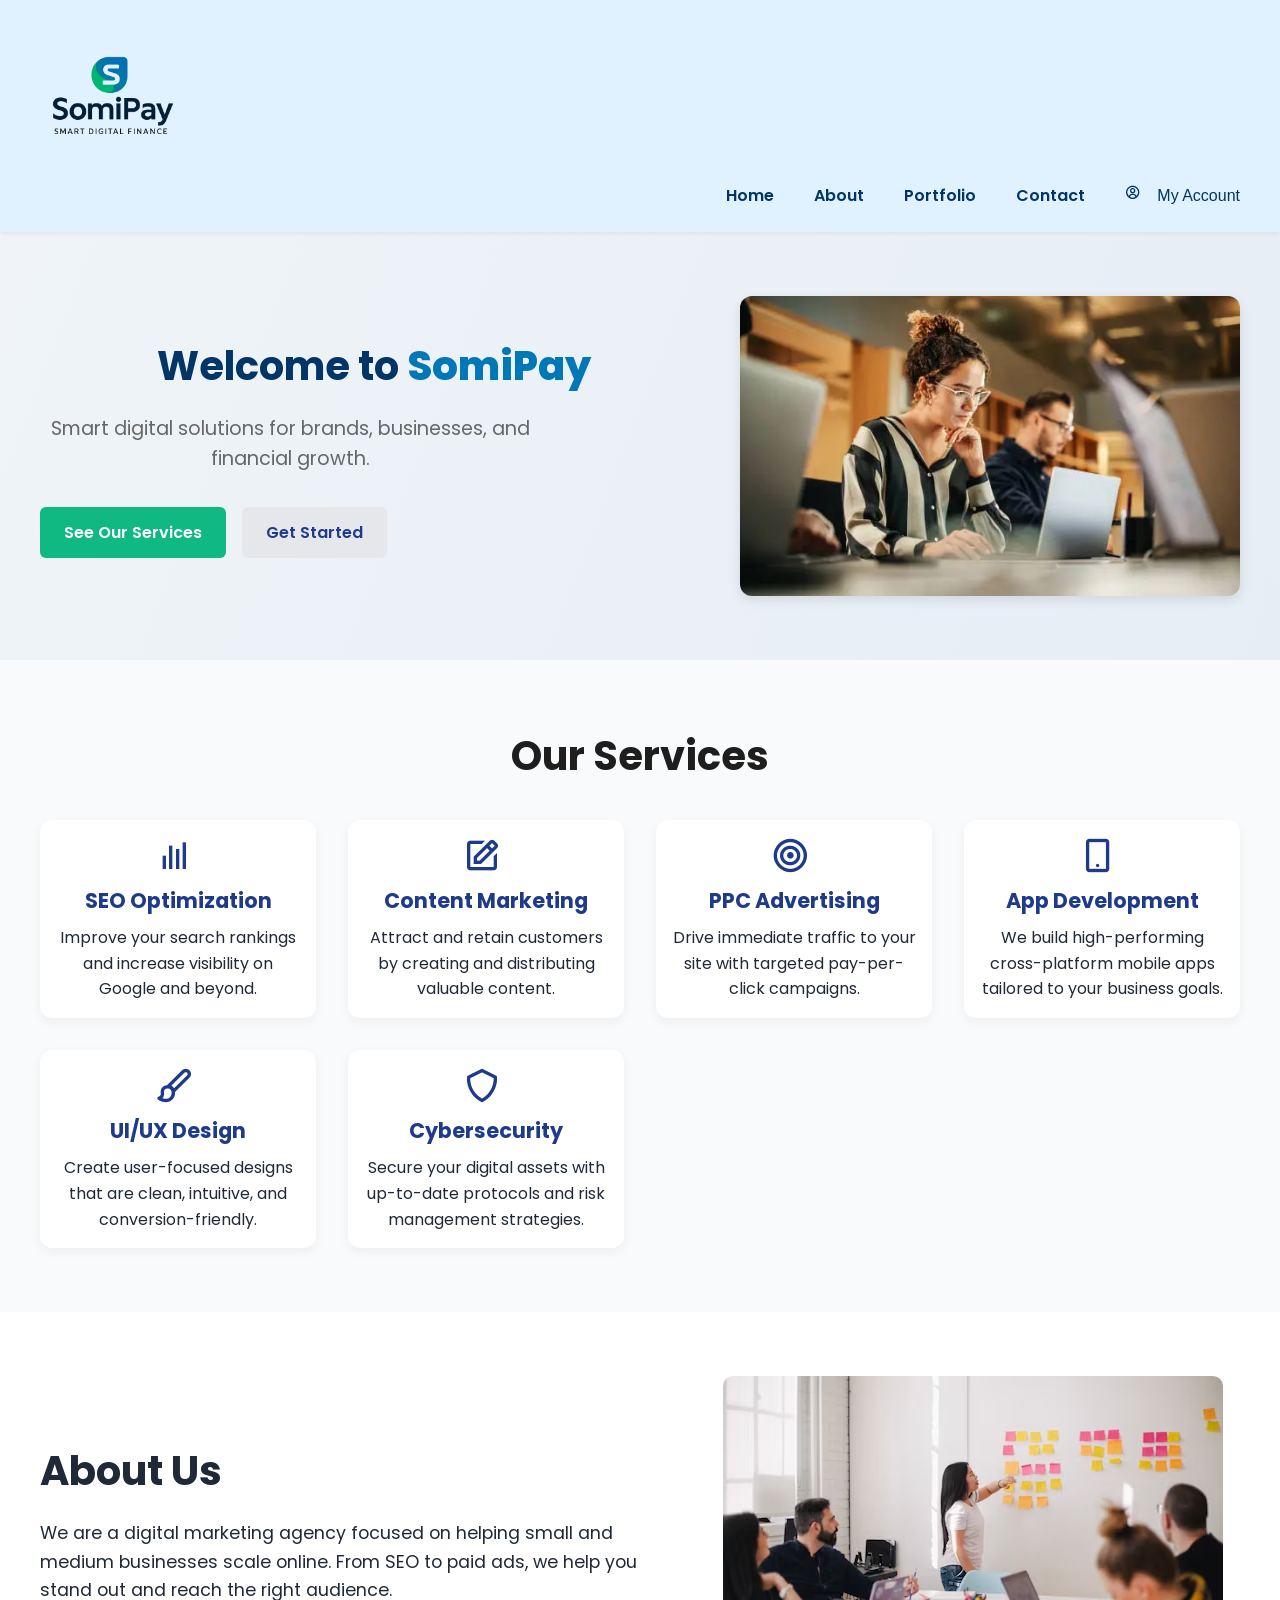
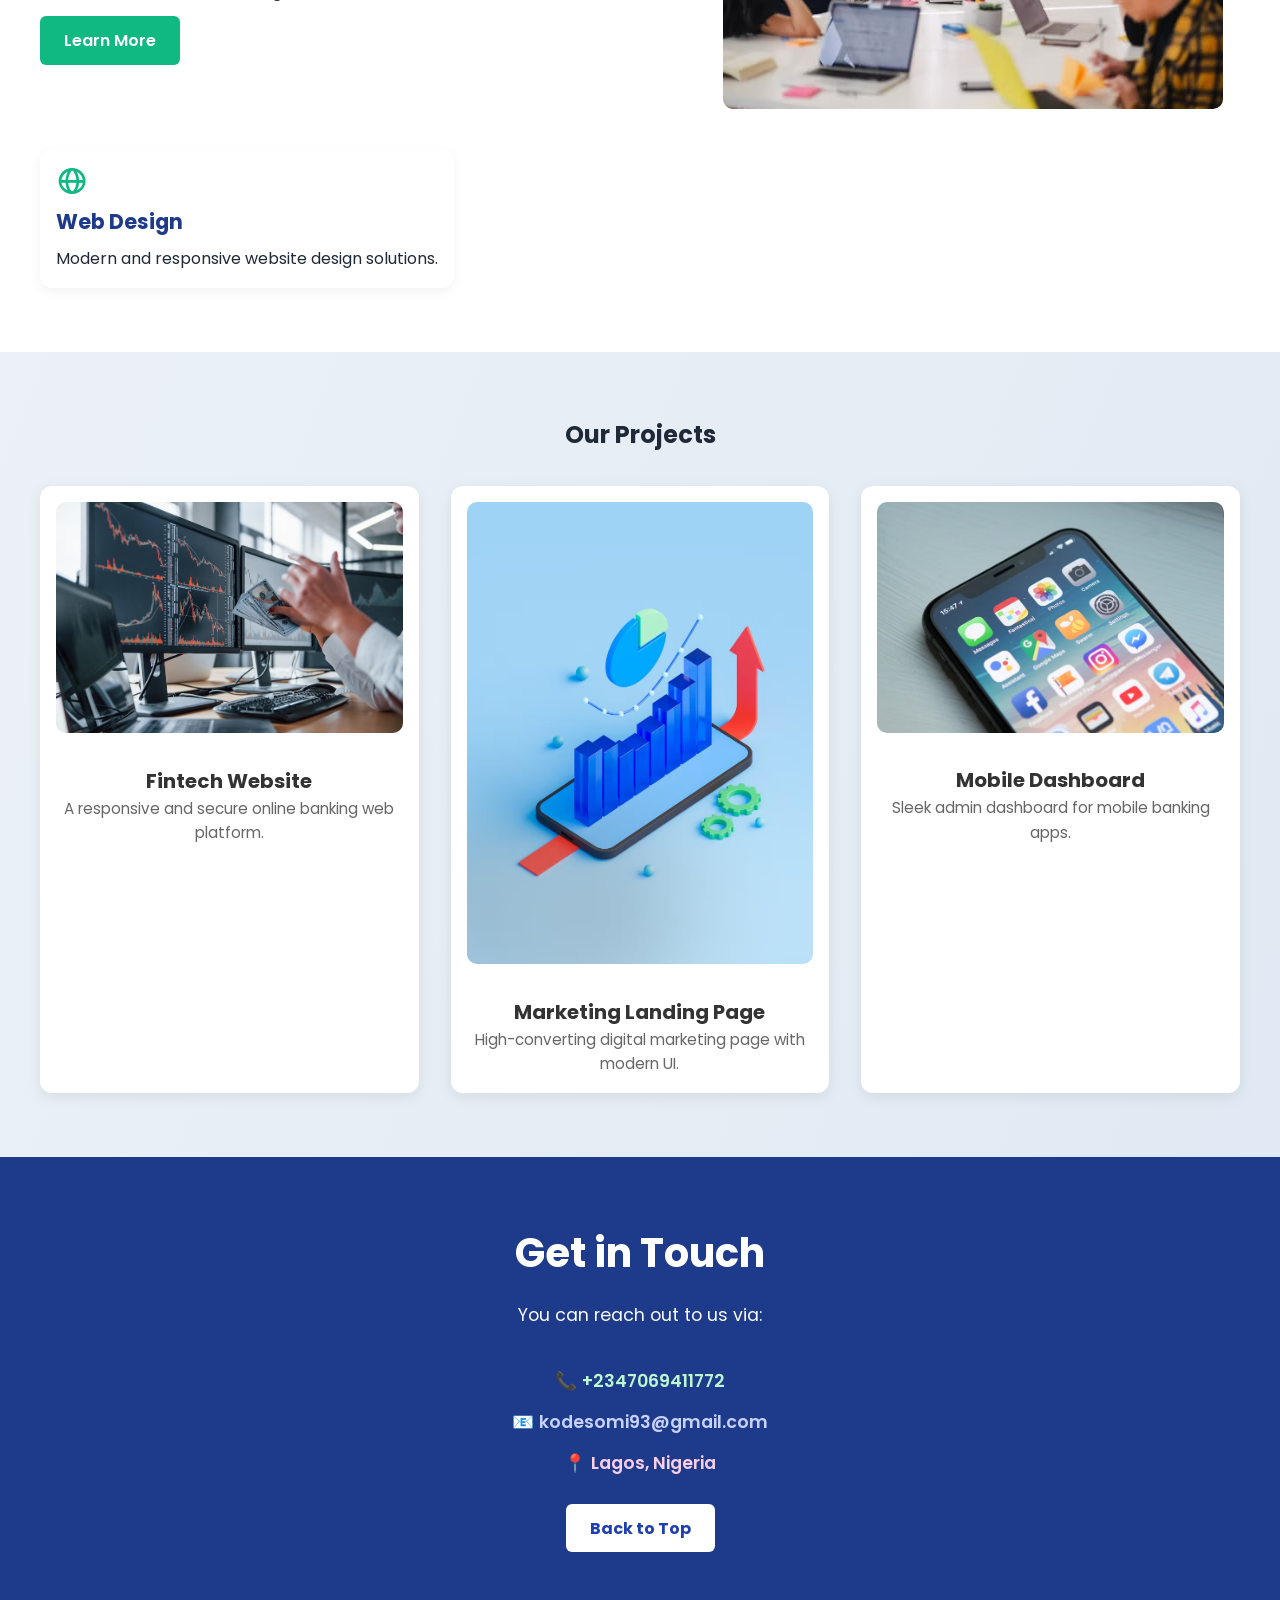
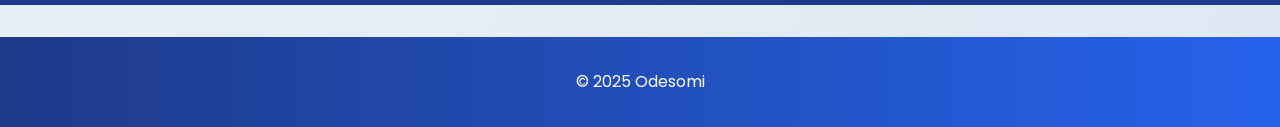
<file: index.html>
<!DOCTYPE html>
<html lang="en">
<head>
  <meta charset="UTF-8" />
  <meta name="viewport" content="width=device-width, initial-scale=1.0" />
  <title>My Portfolio</title>
  <link href="https://fonts.googleapis.com/css2?family=Poppins:wght@400;600&display=swap" rel="stylesheet" />
  <link href="https://cdn.jsdelivr.net/npm/boxicons@2.1.4/css/boxicons.min.css" rel="stylesheet" />
  <link rel="icon" href="images/somipay.jpg.png" type="image/png" />
  <link rel="stylesheet" href="style.css" />
</head>

<body>

  <!-- NAVIGATION -->
  <header>
    <nav>
      <div class="nav-container">
        <div class="logo">
          <img src="images/somipay.jpg.png" alt="SomiPay Logo" />
        </div>
        <div class="nav-actions">
          <ul class="nav-menu">
            <li><a href="#home">Home</a></li>
            <li><a href="#about">About</a></li>
            <li><a href="#portfolio">Portfolio</a></li>
            <li><a href="#contact">Contact</a></li>
          </ul>
          <div class="dropdown">
            <button class="dropbtn">
              <i class='bx bx-user-circle'></i> My Account
            </button>
            <div class="dropdown-content">
              <a href="#login">Login</a>
              <a href="#settings">Settings</a>
              <a href="#profile">Profile</a>
            </div>
          </div>
        </div>
      </div>
    </nav>
  </header>

  <!-- HERO SECTION -->
<section id="home">
  <div class="hero-content">
    <div class="hero-text">
      <h1 style="color: #003566; font-weight: 700;">
  Welcome to <span style="color: #0077b6; font-weight: 800;">SomiPay</span>
</h1>
      <p>Smart digital solutions for brands, businesses, and financial growth.</p>
      <div class="hero-buttons">
        <a href="#services" class="btn primary-btn">See Our Services</a>
        <a href="#contact" class="btn secondary-btn">Get Started</a>
      </div>
    </div>

    <!-- Hero Image Slider -->
    <div class="hero-slider">
      <img src="images/bank dashboard.png" class="slide active" alt="Slide 1" />
      <img src="images/bank dashboard2.webp" class="slide" alt="Slide 2" />
      <img src="images/bank dashboard3.png" class="slide" alt="Slide 3" />
    </div>
  </div>
</section>



  <!-- SERVICES SECTION -->
<section id="services">
  <div class="services-container">
    <h2>Our Services</h2>
    <div class="services-grid">

      <div class="service-card">
        <i class="bx bx-bar-chart" style="font-size: 2.5rem; color: var(--primary-color); margin-bottom: 0.5rem;"></i>
        <h3>SEO Optimization</h3>
        <p>Improve your search rankings and increase visibility on Google and beyond.</p>
        <div class="service-details">
          We help your website rank higher with keyword research, backlink strategies, and performance optimization that drives long-term results.
        </div>
      </div>

      <div class="service-card">
        <i class="bx bx-edit" style="font-size: 2.5rem; color: var(--primary-color); margin-bottom: 0.5rem;"></i>
        <h3>Content Marketing</h3>
        <p>Attract and retain customers by creating and distributing valuable content.</p>
        <div class="service-details">
          We create blogs, articles, videos, and visuals tailored to your brand voice and goals—helping build trust and drive conversions.
        </div>
      </div>

      <div class="service-card">
        <i class="bx bx-bullseye" style="font-size: 2.5rem; color: var(--primary-color); margin-bottom: 0.5rem;"></i>
        <h3>PPC Advertising</h3>
        <p>Drive immediate traffic to your site with targeted pay-per-click campaigns.</p>
        <div class="service-details">
          We design and manage campaigns on Google, Facebook, and more—delivering instant visibility and results without wasting your ad spend.
        </div>
      </div>

      <div class="service-card">
        <i class="bx bx-mobile-alt" style="font-size: 2.5rem; color: var(--primary-color); margin-bottom: 0.5rem;"></i>
        <h3>App Development</h3>
        <p>We build high-performing cross-platform mobile apps tailored to your business goals.</p>
        <div class="service-details">
          We develop intuitive, fast, and scalable mobile apps using modern frameworks for Android and iOS—suited for finance, e-commerce, and more.
        </div>
      </div>

      <div class="service-card">
        <i class="bx bx-paint" style="font-size: 2.5rem; color: var(--primary-color); margin-bottom: 0.5rem;"></i>
        <h3>UI/UX Design</h3>
        <p>Create user-focused designs that are clean, intuitive, and conversion-friendly.</p>
        <div class="service-details">
          From wireframes to final designs, we ensure seamless user journeys, clear layouts, and delightful experiences across all devices.
        </div>
      </div>

      <div class="service-card">
        <i class="bx bx-shield" style="font-size: 2.5rem; color: var(--primary-color); margin-bottom: 0.5rem;"></i>
        <h3>Cybersecurity</h3>
        <p>Secure your digital assets with up-to-date protocols and risk management strategies.</p>
        <div class="service-details">
          We perform vulnerability assessments, SSL setups, and policy configurations to protect your users and critical business data.
        </div>
      </div>

    </div>
  </div>
</section>

  <!-- ABOUT SECTION -->
  <section id="about">
    <div class="about-container">
      <div class="about-text">
        <h2>About Us</h2>
        <p>
          We are a digital marketing agency focused on helping small and medium businesses scale online.
          From SEO to paid ads, we help you stand out and reach the right audience.
        </p>
        <a href="#contact" class="btn primary-btn">Learn More</a>
      </div>
      <div class="about-image">
        <img src="images/about-photo.jpg" alt="About Us" />
      </div>
      <div class="service-card">
        <i class="bx bx-globe" style="font-size: 2rem; color: var(--accent-color); margin-bottom: 0.5rem;"></i>
        <h3>Web Design</h3>
        <p>Modern and responsive website design solutions.</p>
      </div>
    </div>
  </section>

  <!-- PORTFOLIO SECTION -->
  <section id="portfolio">
  <div class="services-container">
    <h2>Our Projects</h2>
    <div class="projects-grid">

      <div class="project-card">
        <a href="fintech.html" target="_blank">
          <img src="images/project1.jpg" alt="Project 1">
          <h3>Fintech Website</h3>
          <p>A responsive and secure online banking web platform.</p>
        </a>
      </div>

      <div class="project-card">
        <a href="marketing.html" target="_blank">
          <img src="images/project2.jpg" alt="Project 2">
          <h3>Marketing Landing Page</h3>
          <p>High-converting digital marketing page with modern UI.</p>
        </a>
      </div>

      <div class="project-card">
        <a href="dashboard.html" target="_blank">
          <img src="images/project3.jpg" alt="Project 3">
          <h3>Mobile Dashboard</h3>
          <p>Sleek admin dashboard for mobile banking apps.</p>
        </a>
      </div>

    </div>
  </div>
</section>


  <!-- CONTACT SECTION -->
  <section id="contact">
    <div class="cta-container">
      <h2>Get in Touch</h2>
      <p>You can reach out to us via:</p>
      <p>
        📞 <a href="tel:+2347069411772" class="contact-link phone">+2347069411772</a><br />
        📧 <a href="mailto:kodesomi93@gmail.com" class="contact-link email">kodesomi93@gmail.com</a><br />
        📍 <a href="https://maps.google.com/?q=Lagos,Nigeria" target="_blank" class="contact-link location">Lagos, Nigeria</a>
      </p>
      <a href="#home" class="btn primary-btn">Back to Top</a>
    </div>
  </section>

  <!-- FOOTER -->
  <footer>
    <p>&copy; 2025 Odesomi</p>
  </footer>

  <!-- LOGIN MODAL -->
  <div id="loginModal" class="modal">
    <div class="modal-content">
      <span class="close-btn login-close">&times;</span>
      <h2>Login to SomiPay</h2>
      <form>
        <input type="text" placeholder="Username or Email" required>
        <input type="password" placeholder="Password" required>
        <button type="submit" class="btn primary-btn">Login</button>
      </form>
    </div>
  </div>

  <!-- SETTINGS MODAL -->
  <div id="settingsModal" class="modal">
    <div class="modal-content">
      <span class="close-btn settings-close">&times;</span>
      <h2>Settings</h2>
      <form>
        <label for="theme">Choose Theme:</label>
        <select id="theme">
          <option>Light</option>
          <option>Dark</option>
        </select>
        <br><br>
        <button type="submit" class="btn primary-btn">Save Settings</button>
      </form>
    </div>
  </div>

  <!-- PROFILE MODAL -->
  <div id="profileModal" class="modal">
    <div class="modal-content">
      <span class="close-btn profile-close">&times;</span>
      <h2>User Profile</h2>
      <p><strong>Name:</strong> John Doe</p>
      <p><strong>Email:</strong> johndoe@example.com</p>
      <a href="#edit-profile" class="btn secondary-btn">Edit Profile</a>
    </div>
  </div>

  <!-- MODAL SCRIPTS -->
  <script>
    // LOGIN MODAL
    const loginLink = document.querySelector('a[href="#login"]');
    const loginModal = document.getElementById('loginModal');
    const loginClose = document.querySelector('.login-close');

    loginLink.addEventListener('click', e => {
      e.preventDefault();
      loginModal.style.display = 'block';
    });

    loginClose.addEventListener('click', () => loginModal.style.display = 'none');

    // SETTINGS MODAL
    const settingsLink = document.querySelector('a[href="#settings"]');
    const settingsModal = document.getElementById('settingsModal');
    const settingsClose = document.querySelector('.settings-close');

    settingsLink.addEventListener('click', e => {
      e.preventDefault();
      settingsModal.style.display = 'block';
    });

    settingsClose.addEventListener('click', () => settingsModal.style.display = 'none');

    // PROFILE MODAL
    const profileLink = document.querySelector('a[href="#profile"]');
    const profileModal = document.getElementById('profileModal');
    const profileClose = document.querySelector('.profile-close');

    profileLink.addEventListener('click', e => {
      e.preventDefault();
      profileModal.style.display = 'block';
    });

    profileClose.addEventListener('click', () => profileModal.style.display = 'none');

    // Close modal when clicking outside
    window.addEventListener('click', e => {
      if (e.target === loginModal) loginModal.style.display = 'none';
      if (e.target === settingsModal) settingsModal.style.display = 'none';
      if (e.target === profileModal) profileModal.style.display = 'none';
    });
    function openModal(id) {
  document.getElementById(id).style.display = "block";
}

document.querySelectorAll(".close-btn").forEach(btn => {
  btn.addEventListener("click", () => {
    const id = btn.getAttribute("data-close");
    document.getElementById(id).style.display = "none";
  });
});

window.addEventListener("click", e => {
  if (e.target.classList.contains("modal")) {
    e.target.style.display = "none";
  }
});
  </script>
  <script>
  function toggleService(card) {
    card.classList.toggle("active");
  }
</script>
<script>
  document.querySelectorAll('.service-card').forEach(card => {
    card.addEventListener('click', () => {
      const detail = card.querySelector('.service-details');
      if (detail.style.display === "block") {
        detail.style.display = "none";
      } else {
        // Close other open ones
        document.querySelectorAll('.service-details').forEach(d => d.style.display = "none");
        detail.style.display = "block";
      }
    });
  });
</script>
<script>
  const slides = document.querySelectorAll('.hero-slider .slide');
  let currentSlide = 0;

  function showNextSlide() {
    slides[currentSlide].classList.remove('active');
    currentSlide = (currentSlide + 1) % slides.length;
    slides[currentSlide].classList.add('active');
  }

  setInterval(showNextSlide, 3000); // change every 3 seconds
</script>
</body>
</html>
</file>
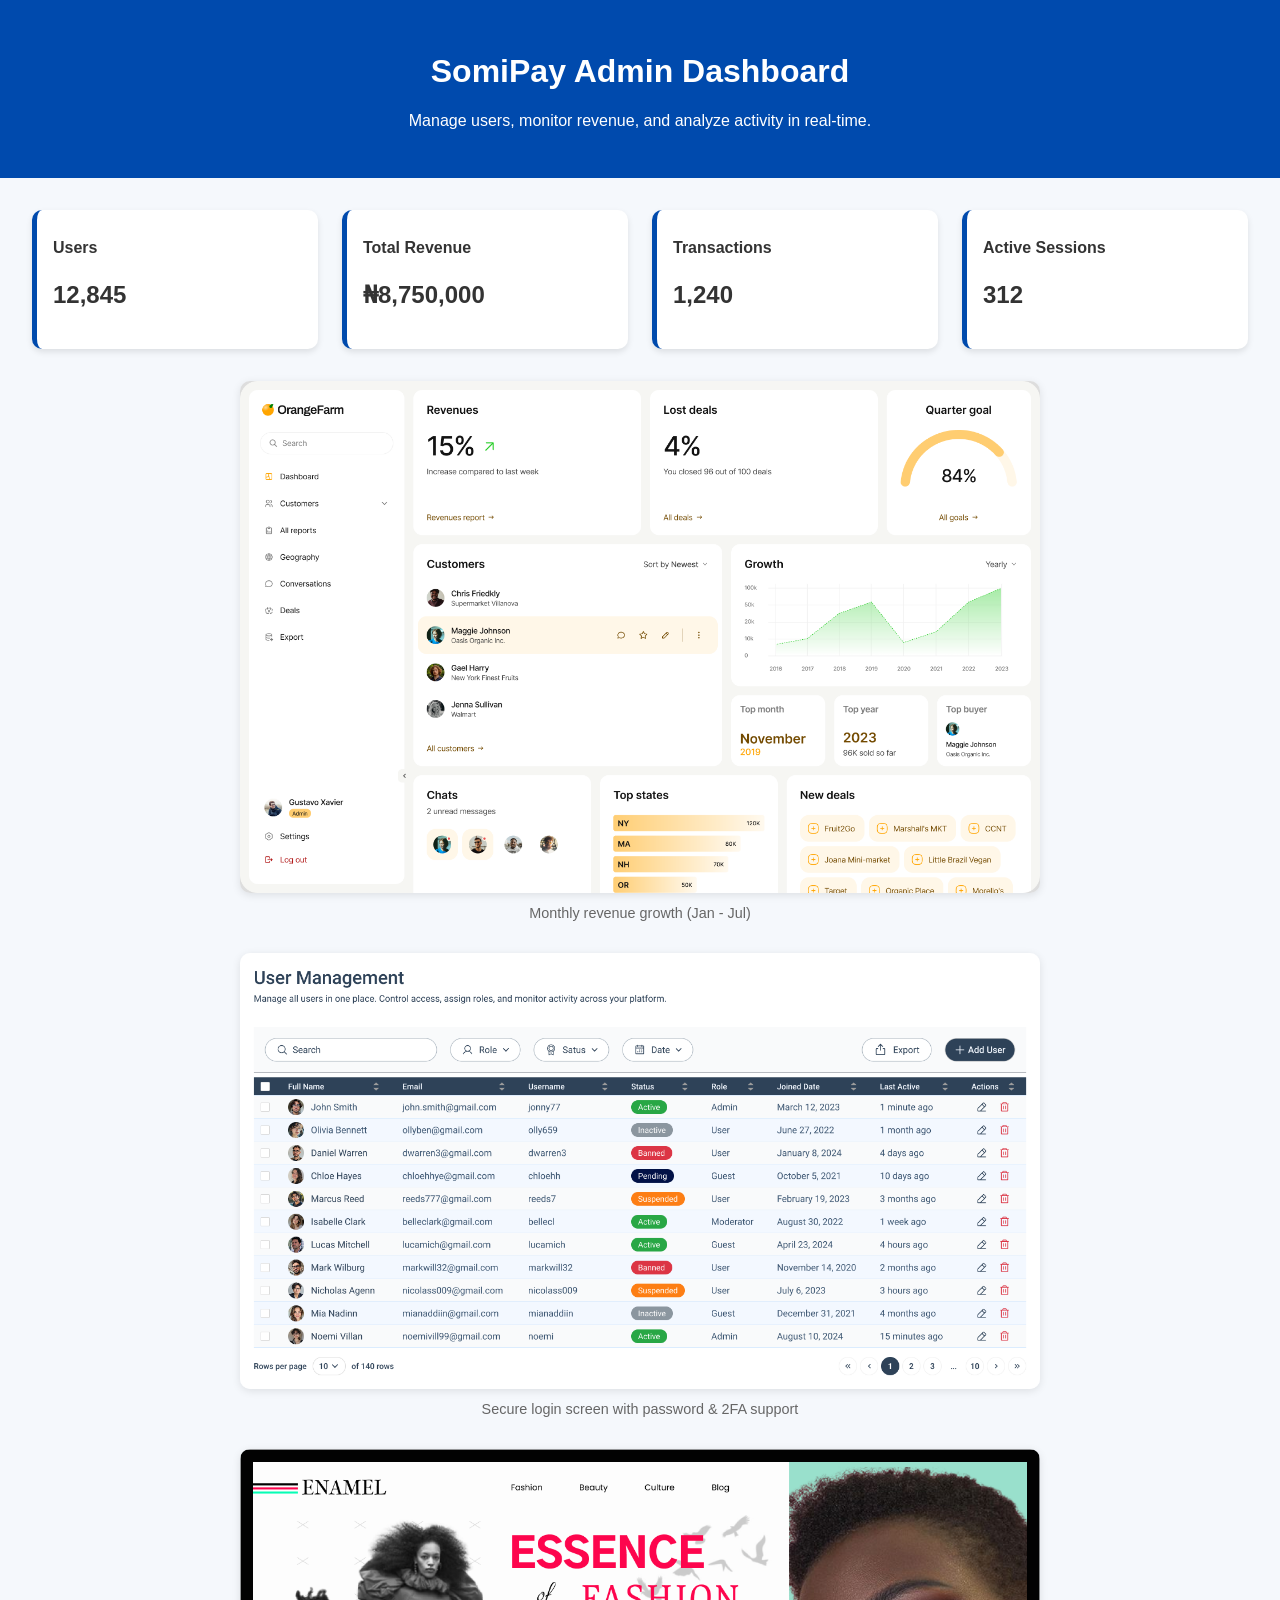
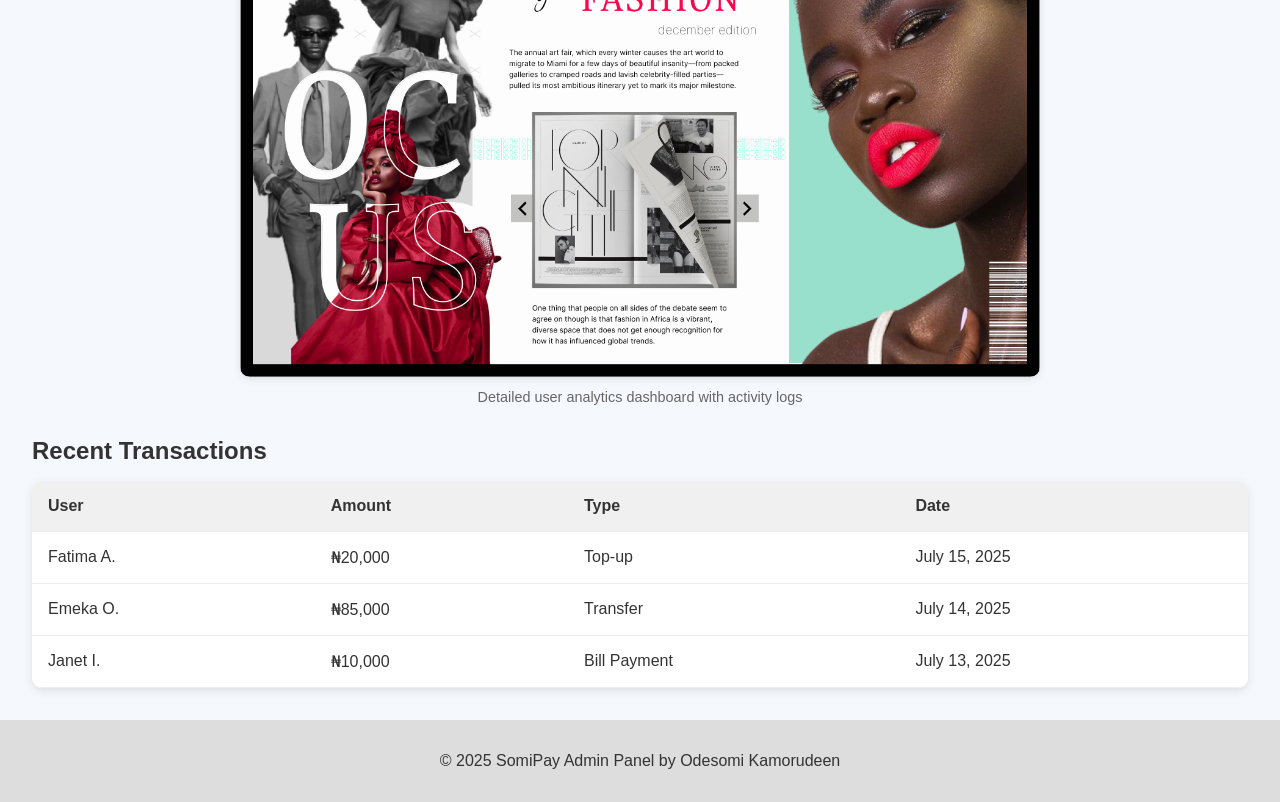
<file: dashboard.html>
<!DOCTYPE html>
<html lang="en">
<head>
  <meta charset="UTF-8" />
  <meta name="viewport" content="width=device-width, initial-scale=1.0" />
  <title>SomiPay Admin Dashboard</title>
  <link rel="stylesheet" href="dashboard.css" />
</head>
<body>

  <header class="dashboard-header">
    <h1>SomiPay Admin Dashboard</h1>
    <p>Manage users, monitor revenue, and analyze activity in real-time.</p>
  </header>

  <main class="dashboard-container">

    <!-- Overview Cards -->
    <section class="overview-cards">
      <div class="card">
        <h2>Users</h2>
        <p>12,845</p>
      </div>
      <div class="card">
        <h2>Total Revenue</h2>
        <p>₦8,750,000</p>
      </div>
      <div class="card">
        <h2>Transactions</h2>
        <p>1,240</p>
      </div>
      <div class="card">
        <h2>Active Sessions</h2>
        <p>312</p>
      </div>
    </section>

    <!-- Dashboard Chart -->
    <section class="dashboard-chart">
      <img src="images/dashboard-chart.png.png" alt="Revenue Chart" />
      <p class="chart-caption">Monthly revenue growth (Jan - Jul)</p>
    </section>

    <!-- Login Screen Image -->
    <section class="dashboard-chart">
      <img src="images/dashboard-users.png.png" alt="Admin Login Page" />
      <p class="chart-caption">Secure login screen with password & 2FA support</p>
    </section>

    <!-- User Overview Image -->
    <section class="dashboard-chart">
      <img src="images/dashboard-hero.png.png" alt="User Analytics Overview" />
      <p class="chart-caption">Detailed user analytics dashboard with activity logs</p>
    </section>

    <!-- Table Section -->
    <section class="recent-activity">
      <h2>Recent Transactions</h2>
      <table>
        <thead>
          <tr>
            <th>User</th>
            <th>Amount</th>
            <th>Type</th>
            <th>Date</th>
          </tr>
        </thead>
        <tbody>
          <tr>
            <td>Fatima A.</td>
            <td>₦20,000</td>
            <td>Top-up</td>
            <td>July 15, 2025</td>
          </tr>
          <tr>
            <td>Emeka O.</td>
            <td>₦85,000</td>
            <td>Transfer</td>
            <td>July 14, 2025</td>
          </tr>
          <tr>
            <td>Janet I.</td>
            <td>₦10,000</td>
            <td>Bill Payment</td>
            <td>July 13, 2025</td>
          </tr>
        </tbody>
      </table>
    </section>

  </main>

  <footer>
    <p>&copy; 2025 SomiPay Admin Panel by Odesomi Kamorudeen</p>
  </footer>

</body>
</html>
</file>
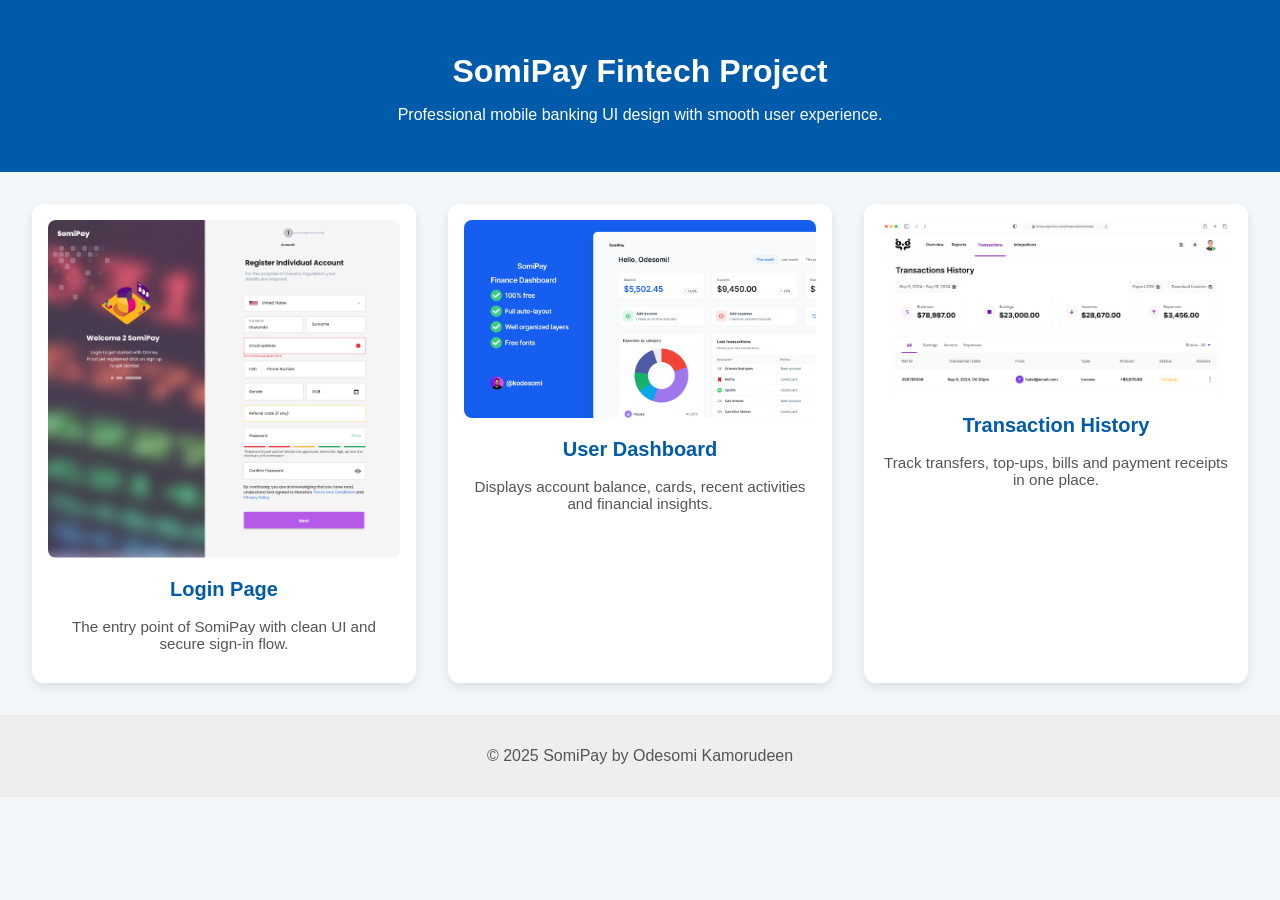
<file: fintech.html>
<!DOCTYPE html>
<html lang="en">
<head>
  <meta charset="UTF-8" />
  <meta name="viewport" content="width=device-width, initial-scale=1.0" />
  <title>SomiPay - Fintech Project</title>
  <link rel="stylesheet" href="fintech.css" />
</head>
<body>

  <header>
    <h1>SomiPay Fintech Project</h1>
    <p>Professional mobile banking UI design with smooth user experience.</p>
  </header>

  <main class="project-gallery">
    <section class="project-card">
      <img src="images/SomiPay-login.png.png" alt="Login Page" />
      <h2>Login Page</h2>
      <p>The entry point of SomiPay with clean UI and secure sign-in flow.</p>
    </section>

    <section class="project-card">
      <img src="images/SomiPay-dashboard.png.png" alt="Dashboard" />
      <h2>User Dashboard</h2>
      <p>Displays account balance, cards, recent activities and financial insights.</p>
    </section>

    <section class="project-card">
      <img src="images/SomiPay-transactions.png.png" alt="Transactions Page" />
      <h2>Transaction History</h2>
      <p>Track transfers, top-ups, bills and payment receipts in one place.</p>
    </section>
  </main>

  <footer>
    <p>&copy; 2025 SomiPay by Odesomi Kamorudeen</p>
  </footer>

</body>
</html>
</file>
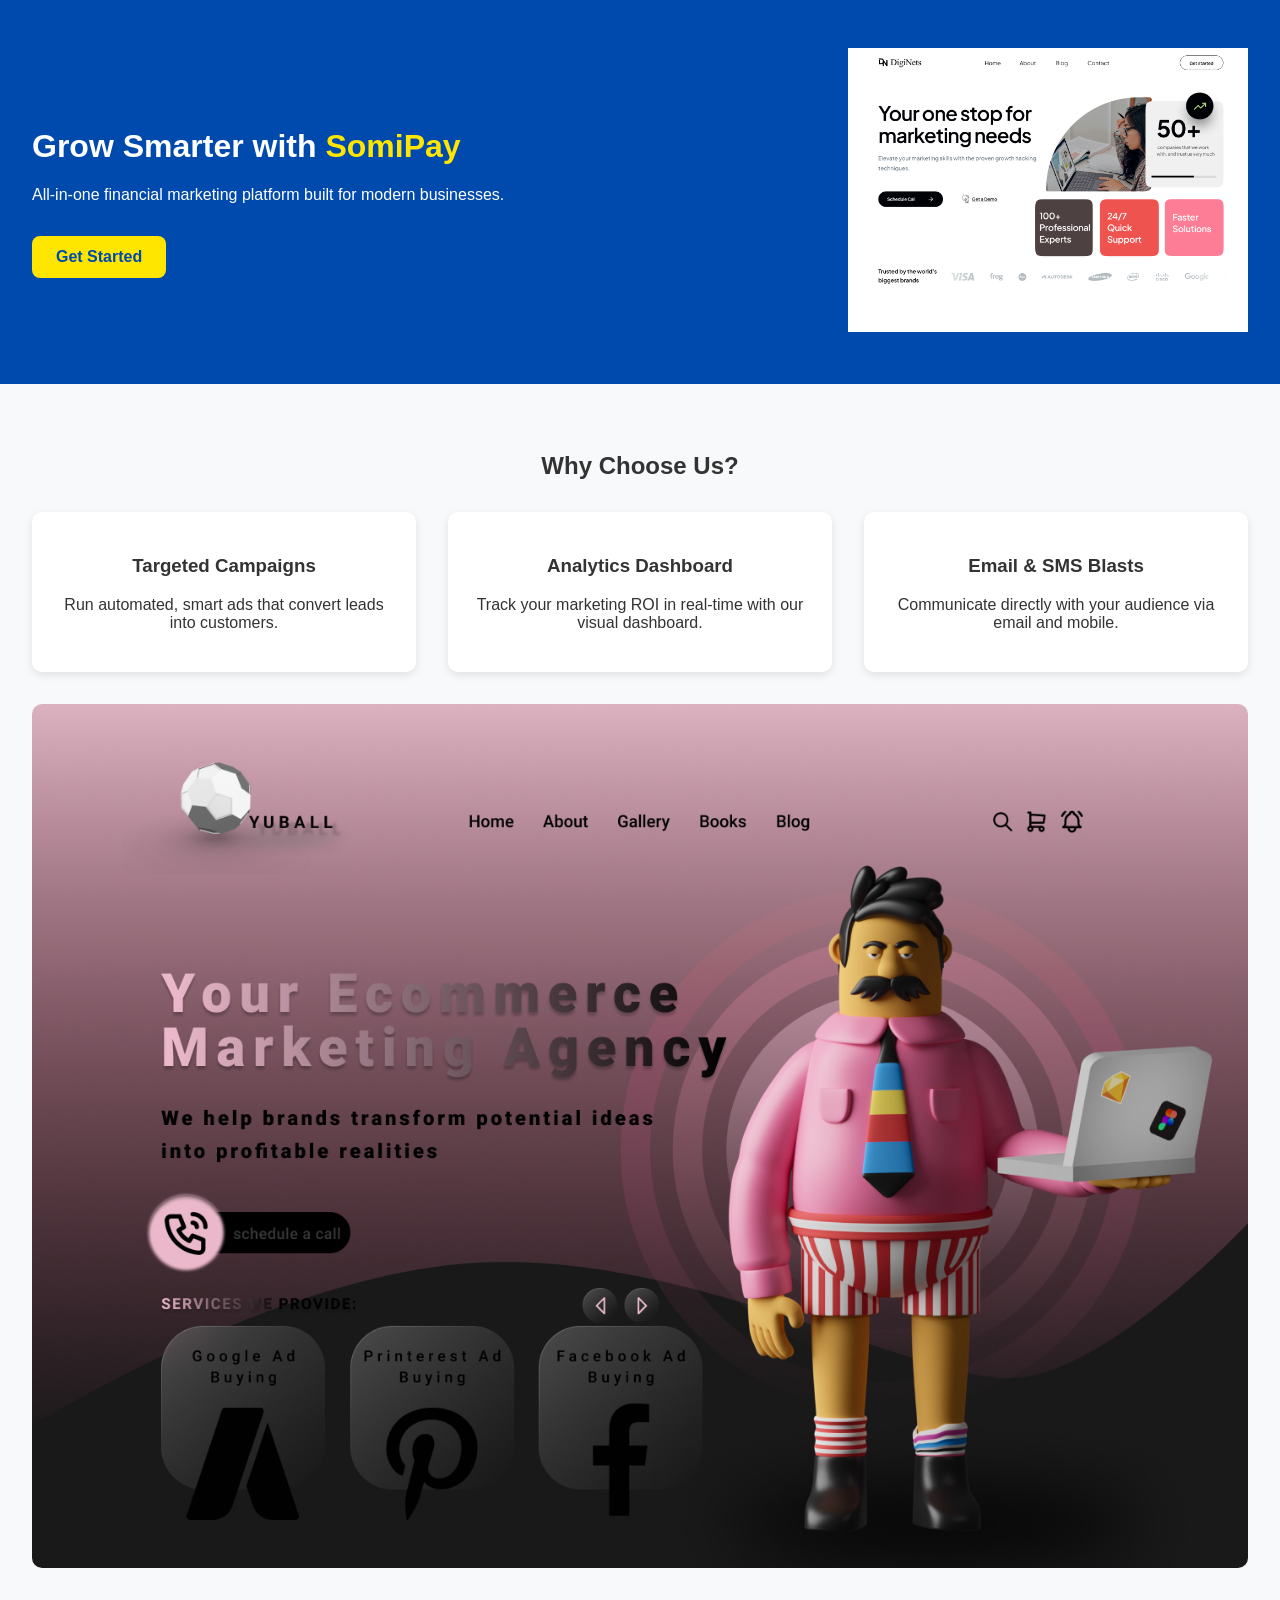
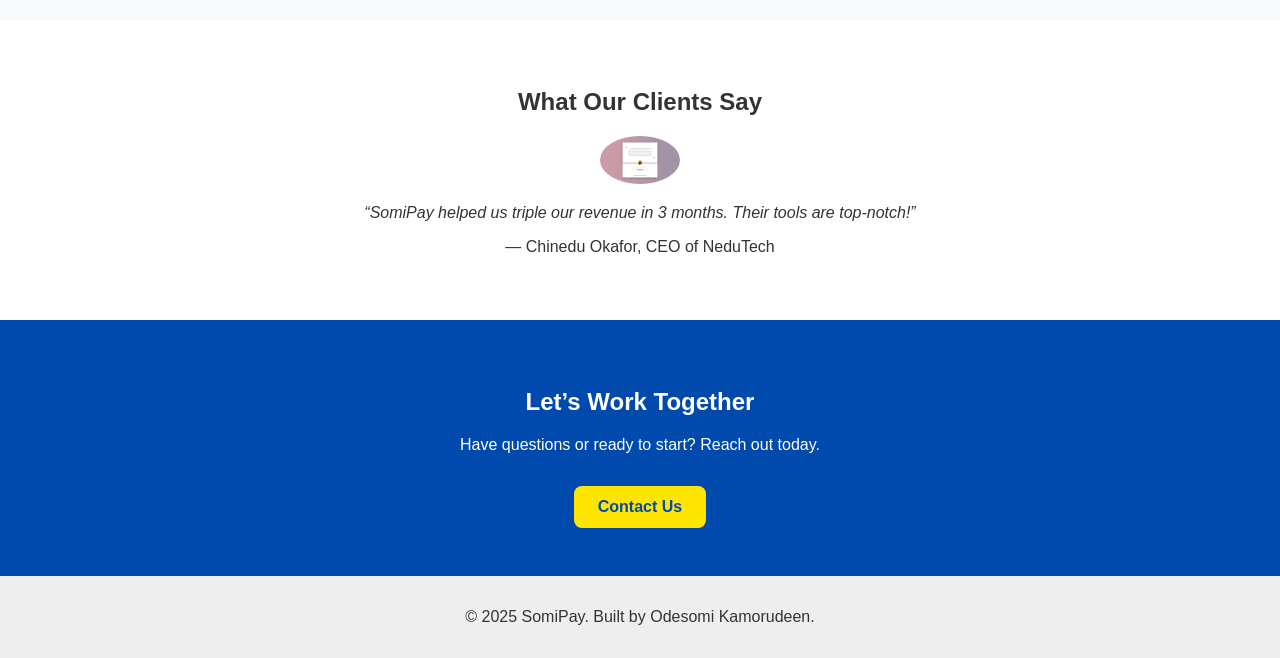
<file: marketing.html>
<!DOCTYPE html>
<html lang="en">
<head>
  <meta charset="UTF-8" />
  <meta name="viewport" content="width=device-width, initial-scale=1.0" />
  <title>SomiPay Marketing Site</title>
  <link rel="stylesheet" href="marketing.css" />
</head>
<body>

  <header class="hero">
    <div class="hero-content">
      <h1>Grow Smarter with <span>SomiPay</span></h1>
      <p>All-in-one financial marketing platform built for modern businesses.</p>
      <a href="#contact" class="btn">Get Started</a>
    </div>
    <div class="hero-img">
      <img src="images/marketing-hero.png.png" alt="Marketing Hero Image" />
    </div>
  </header>

  <section class="features">
    <h2>Why Choose Us?</h2>
    <div class="feature-grid">
      <div class="feature">
        <h3>Targeted Campaigns</h3>
        <p>Run automated, smart ads that convert leads into customers.</p>
      </div>
      <div class="feature">
        <h3>Analytics Dashboard</h3>
        <p>Track your marketing ROI in real-time with our visual dashboard.</p>
      </div>
      <div class="feature">
        <h3>Email & SMS Blasts</h3>
        <p>Communicate directly with your audience via email and mobile.</p>
      </div>
    </div>
    <img class="feature-image" src="images/marketing-features.png.jpg" alt="Features Illustration" />
  </section>

  <section class="testimonials">
    <h2>What Our Clients Say</h2>
    <div class="testimonial">
      <img src="images/marketing-testimonial.png.png" alt="Client Image" />
      <blockquote>
        “SomiPay helped us triple our revenue in 3 months. Their tools are top-notch!”
      </blockquote>
      <p>— Chinedu Okafor, CEO of NeduTech</p>
    </div>
  </section>

  <section id="contact" class="cta">
    <h2>Let’s Work Together</h2>
    <p>Have questions or ready to start? Reach out today.</p>
    <a href="mailto:kodesomi93@gmail.com" class="btn">Contact Us</a>
  </section>

  <footer>
    <p>&copy; 2025 SomiPay. Built by Odesomi Kamorudeen.</p>
  </footer>

</body>
</html>
</file>
<file: style.css>
/* === Base Reset and Font === */
@import url('https://fonts.googleapis.com/css2?family=Poppins:wght@400;600&display=swap');

@keyframes fadeInUp {
    from {
      opacity: 0;
      transform: translateY(20px);
    }
    to {
      opacity: 1;
      transform: translateY(0);
    }
  }
:root {
  --primary-color: #1e3a8a;
  --accent-color: #10b981;
  --light-bg: #f9fafb;
  --text-dark: #1f2937;
  --text-light: #ffffff;
}
 
* {
  margin: 0;
  padding: 0;
  box-sizing: border-box;
}

body {
  font-family: 'Poppins', sans-serif;
  line-height: 1.6;
   color: var(--text-dark);
  background: linear-gradient(to bottom right, #f0f4f8, #dfe9f3);
}
nav {
  background-color: #e0f2ff; /* light pastel blue */
  padding: 1rem 2rem;
  color: #003566;
  box-shadow: 0 2px 4px rgba(0, 0, 0, 0.06);
}

.nav-container ul.nav-menu li a {
  color: #003566;
  transition: color 0.3s ease;
}

.nav-container ul.nav-menu li a:hover {
  color: #0077b6;
}

.nav-container .dropbtn {
  color: #003566;
}





.logo img {
  height: 160px; /* ✅ Make logo bigger */
  width: auto;
  display: block;
  object-fit: contain;
}

/* Optional: give it a bit of margin so it stands alone */
.logo {
  flex: 1;
}

.nav-actions {
  display: flex;
  align-items: center;
  gap: 2rem;
  flex: 1;
  justify-content: flex-end;
}

.nav-menu {
  display: flex;
  gap: 2.5rem;
  list-style: none;
}

.nav-menu li a {
  text-decoration: none;
  color: var(--text-dark);
  font-weight: 600;
  position: relative;
  transition: color 0.3s ease;
}

/* Hover underline */
.nav-menu li a::after {
  content: "";
  position: absolute;
  left: 0;
  bottom: -4px;
  width: 0%;
  height: 2px;
  background-color: var(--primary-color);
  transition: width 0.3s ease;
}

.nav-menu li a:hover::after,
.nav-menu li a.active::after {
  width: 100%;
}

.nav-menu li a:hover {
  color: var(--primary-color);
}

/* Dropdown */
.dropdown {
  position: relative;
  display: inline-block;
}

.dropbtn {
  background-color: transparent;
  color: var(--primary-color);
  border: none;
  font-size: 1rem;
  cursor: pointer;
  display: flex;
  align-items: center;
  padding: 0.5rem;
  gap: 0.5rem;
}

.dropdown-content {
  display: none;
  position: absolute;
  top: 100%;
  right: 0;
  background-color: #fff;
  min-width: 160px;
  box-shadow: 0 8px 20px rgba(0,0,0,0.08);
  z-index: 100;
  border-radius: 8px;
  overflow: hidden;
}

.dropdown-content a {
  color: var(--text-dark);
  padding: 12px 16px;
  text-decoration: none;
  display: block;
  transition: background 0.3s ease;
}

.dropdown-content a:hover {
  background-color: #f1f1f1;
}

.dropdown:hover .dropdown-content {
  display: block;
}

/* Responsive */
@media (max-width: 768px) {
  .nav-container {
    flex-direction: column;
    align-items: flex-start;
  }

  .nav-actions {
    flex-direction: column;
    width: 100%;
    align-items: flex-start;
    gap: 1rem;
    margin-top: 1rem;
  }

  .nav-menu {
    flex-direction: column;
    gap: 1.5rem;
    margin: 0;
  }
  .dropdown {
    margin-top: 1rem;
    width: 100%;
  }

  .dropdown-content {
    position: static;
    width: 100%;
    box-shadow: none;
  }

  .dropdown-content a {
    padding: 1rem;
    border-bottom: 1px solid #eee;
  }
}



  #home {
    padding: 4rem 2rem;
    text-align: center;
  }
  
  #home h1 {
    font-size: 2.5rem;
    margin-bottom: 1rem;
  }
  
  #home p {
    font-size: 1.2rem;
    color: #666;
  }
  #portfolio {
    padding: 4rem 2rem;
    text-align: center;
  }
  
  .projects-grid {
    display: grid;
    grid-template-columns: repeat(auto-fit, minmax(280px, 1fr));
    gap: 2rem;
    margin-top: 2rem;
    animation: fadeInUp 1s ease-out;
  }
  
  .project-card {
    background: white;
    padding: 1rem;
    border-radius: 8px;
    box-shadow: 0 10px 25px rgba(0, 0, 0, 0.05);
    transition: transform 0.3s ease, box-shadow 0.3s ease;
  }
  
  .project-card:hover {
    transform: translateY(-5px);
    box-shadow: 0 15px 30px rgba(0, 0, 0, 0.1);
  }
  
  .project-card img {
    width: 100%;
    border-radius: 6px;
  }
  footer {
    text-align: center;
    padding: 2rem;
    background: linear-gradient(to right, #1e3a8a, #2563eb);
  color: var(--text-light);
    margin-top: 2rem;
  }
  html {
    scroll-behavior: smooth;
  }
/* === Small screens (phones) === */
@media (max-width: 480px) {
    #home h1 {
      font-size: 2rem;
    }
  
    nav ul {
      flex-direction: column;
      gap: 1rem;
    }
  
    .projects-grid {
      grid-template-columns: 1fr;
    }
  }
/* === Tablets === */
@media (max-width: 768px) {
    .projects-grid {
      grid-template-columns: repeat(auto-fit, minmax(250px, 1fr));
    }
  
    nav ul {
      flex-direction: column;
      align-items: center;
    }
  }
/* === HERO SECTION === */
#hero {
  padding: 4rem 2rem;
 background: linear-gradient(135deg, #1e3a8a, #10b981);
  color: var(--text-light);
}

.hero-content {
  display: flex;
  align-items: center;
  justify-content: space-between;
  flex-wrap: wrap;
  max-width: 1200px;
  margin: 0 auto;
  gap: 2rem;
}

.hero-text {
  flex: 1 1 500px;
}

.hero-text h1 {
  font-size: 2.8rem;
  color: var(--text-light);
  margin-bottom: 1rem;
}

.hero-text p {
  color: var(--text-light);
  margin-bottom: 2rem;
  max-width: 500px;
}

.hero-buttons {
  display: flex;
  gap: 1rem;
}

.btn {
  padding: 0.8rem 1.5rem;
  text-decoration: none;
  font-weight: 600;
  border-radius: 6px;
  transition: background 0.3s ease, color 0.3s ease;
}

.primary-btn {
  background-color: var(--accent-color);
  color: var(--text-light);
}


.primary-btn:hover {
  background-color: #0f766e; /* deeper green or pick another you prefer */
}


.secondary-btn {
  background-color: #e5e7eb; /* keep or change to var(--light-bg) */
  color: var(--primary-color);
}


.secondary-btn:hover {
  background-color: #d1d5db;
  color: var(--primary-color);
}


.hero-image {
  flex: 1 1 400px;
  text-align: center;
}

.hero-image img {
  width: 100%;
  max-width: 500px;
  border-radius: 10px;
}
@media (max-width: 768px) {
  .hero-content {
    flex-direction: column-reverse;
    text-align: center;
  }

  .hero-buttons {
    justify-content: center;
    flex-wrap: wrap;
  }

  .hero-text h1 {
  font-size: 2.8rem;
  color: var(--text-dark);
}

}
/* === SERVICES SECTION === */
#services {
  padding: 4rem 2rem;
  background-color: var(--light-bg);
}

.services-container {
  max-width: 1200px;
  margin: 0 auto;
  text-align: center;
}

#services h2 {
  font-size: 2.5rem;
  margin-bottom: 2rem;
  color: #1e1e1e;
}

.services-grid {
  display: grid;
  grid-template-columns: repeat(auto-fit, minmax(250px, 1fr));
  gap: 2rem;
}

.service-card {
  background: #fff;
  padding: 2rem 1rem;
  border-radius: 10px;
  box-shadow: 0 8px 20px rgba(0, 0, 0, 0.05);
  transition: transform 0.3s ease, box-shadow 0.3s ease;
}

.service-card:hover {
  transform: translateY(-6px);
  box-shadow: 0 12px 25px rgba(0, 0, 0, 0.1);
}

.service-card img {
  width: 60px;
  margin-bottom: 1rem;
}

.service-card h3 {
  font-size: 1.3rem;
  margin-bottom: 0.5rem;
  color: var(--primary-color);
}

.service-card p {
  font-size: 1rem;
  color: var(--text-dark);
}
@media (max-width: 480px) {
  #services h2 {
    font-size: 2rem;
  }

  .service-card p {
    font-size: 0.95rem;
  }
}
/* === ABOUT US SECTION === */
#about {
  padding: 4rem 2rem;
  background-color: #ffffff;
}

.about-container {
  display: flex;
  align-items: center;
  justify-content: space-between;
  flex-wrap: wrap;
  max-width: 1200px;
  margin: 0 auto;
  gap: 2rem;
}

.about-text {
  flex: 1 1 500px;
}

.about-text h2 {
  font-size: 2.5rem;
  margin-bottom: 1rem;
  color: var(--text-dark);
}

.about-text p {
  font-size: 1.1rem;
  color: var(--text-dark);
  margin-bottom: 1.5rem;
  line-height: 1.6;
}

.about-image {
  flex: 1 1 400px;
  text-align: center;
}

.about-image img {
  width: 100%;
  max-width: 500px;
  border-radius: 10px;
}
@media (max-width: 768px) {
  .about-container {
    flex-direction: column;
    text-align: center;
  }

  .about-text h2 {
    font-size: 2rem;
  }

  .about-text p {
    font-size: 1rem;
  }
}
/* === CONTACT / CTA SECTION === */
#contact {
  padding: 4rem 2rem;
  background-color: var(--primary-color);
  color: var(--text-light);
  text-align: center;
}

.cta-container {
  max-width: 800px;
  margin: 0 auto;
}

.cta-container h2 {
  font-size: 2.5rem;
  margin-bottom: 1rem;
}

.cta-container p {
  font-size: 1.1rem;
  margin-bottom: 2rem;
  color: var(--light-bg);
}

#contact .btn {
  background-color: #ffffff;
  color: #1e40af;
  font-weight: bold;
  transition: background-color 0.3s ease;
}

#contact .btn:hover {
   background-color: var(--accent-color);
  color: var(--text-light);
  box-shadow: 0 0 10px var(--accent-color), 0 0 20px var(--accent-color);
  transform: translateY(-2px);
}
.contact-link {
  font-weight: 600;
  text-decoration: none;
  display: inline-block;
  margin: 0.4rem 0;
  transition: color 0.3s ease;
}

.contact-link.phone {
  color: #bbf7d0; /* soft green on blue */
}

.contact-link.email {
  color: #c7d2fe; /* soft blue on dark blue */
}

.contact-link.location {
  color: #fbcfe8; /* light pink for visibility */
}

.contact-link:hover {
  text-decoration: underline;
  color: #fff; /* white on hover */
}

@media (max-width: 480px) {
  .cta-container h2 {
    font-size: 2rem;
  }

  .cta-container p {
    font-size: 1rem;
  }
}
.bx {
  vertical-align: middle;
  margin-right: 8px;
  margin-bottom: 0.5rem;
} 
section:target {
  scroll-margin-top: 80px; /* avoids content hiding under sticky nav */
}

nav a {
  position: relative;
}

nav a::after {
  content: "";
  width: 0%;
  height: 2px;
  background: var(--primary-color);
  position: absolute;
  bottom: -4px;
  left: 0;
  transition: 0.3s ease;
}

nav a:hover::after,
nav a.active::after {
  width: 100%;
}
@media (max-width: 480px) {
  nav ul {
    flex-direction: column;
    gap: 1.5rem;
    padding: 1.5rem;
  }
}
/* === LOGIN MODAL STYLES === */
.modal {
  display: none; /* Hidden by default */
  position: fixed;
  z-index: 1000;
  left: 0;
  top: 0;
  width: 100%;
  height: 100%;
  overflow: auto;
  background-color: rgba(0, 0, 0, 0.4); /* Semi-transparent overlay */
  animation: fadeIn 0.3s ease-in-out;
}

.modal-content {
  background-color: #fff;
  margin: 10% auto;
  padding: 2rem;
  border-radius: 8px;
  max-width: 400px;
  width: 90;
  position: relative;
  box-shadow: 0 5px 20px rgba(0, 0, 0, 0.2);
  animation: fadeInUp 0.3s ease-out;
}

.modal-content h2 {
  margin-bottom: 1rem;
  color: var(--primary-color);
  text-align: center;
  font-size: 1.5rem;
}

.modal-content input {
  width: 100%;
  padding: 0.8rem;
  margin-bottom: 0.5rem 0;
  border-radius: 6px;
  border: 1px solid #ccc;
  font-size: 1rem;
}

.modal-content button {
  width: 100%;
  margin-top: 1rem;
}

.close-btn {
  position: absolute;
  right: 16px;
  top: 12px;
  font-size: 1.2rem;
  color: #888;
  cursor: pointer;
}
.close-btn:hover {
  color: #000;
}

@keyframes fadeIn {
  from { opacity: 0 }
  to { opacity: 1 }
}

@keyframes slideIn {
  from { transform: translateY(-20px); opacity: 0 }
  to { transform: translateY(0); opacity: 1 }
}
.modal {
  display: none;
  position: fixed;
  z-index: 1000;
  left: 0; top: 0;
  width: 100%; height: 100%;
  overflow: auto;
  background-color: rgba(0,0,0,0.6);
  animation: fadeIn 0.3s ease-in-out;
}

.modal-content {
  background-color: #fff;
  margin: 10% auto;
  padding: 2rem;
  width: 90%;
  max-width: 600px;
  border-radius: 10px;
  box-shadow: 0 8px 20px rgba(0, 0, 0, 0.2);
  animation: scaleUp 0.3s ease-in-out;
}

.close-btn {
  float: right;
  font-size: 1.5rem;
  cursor: pointer;
  color: #333;
}

@keyframes fadeIn {
  from {opacity: 0;}
  to {opacity: 1;}
}

@keyframes scaleUp {
  from {transform: scale(0.8);}
  to {transform: scale(1);}
}
/* --- Project Cards --- */
.projects-grid {
  display: grid;
  gap: 2rem;
  grid-template-columns: repeat(auto-fit, minmax(250px, 1fr));
}

.project-card {
  background: #fff;
  border-radius: 12px;
  padding: 1rem;
  box-shadow: 0 4px 15px rgba(0, 0, 0, 0.08);
  text-align: center;
  transition: box-shadow 0.3s ease;
}

.project-card:hover {
  box-shadow: 0 6px 20px rgba(0, 0, 0, 0.12);
}

.project-card img {
  width: 100%;
  border-radius: 10px;
  margin-bottom: 1rem;
}

/* --- Remove Link Underline and Make Entire Card Clickable --- */
.project-card a {
  text-decoration: none;
  color: inherit;
  display: block;
  transition: transform 0.3s ease;
}

.project-card a:hover {
  transform: scale(1.02);
}

/* --- Optional: Title & Text Styling --- */
.project-card h3 {
  margin-top: 0.5rem;
  font-size: 1.25rem;
  color: #333;
}

.project-card p {
  color: #666;
  font-size: 0.95rem;
}
.service-card {
  cursor: pointer;
  padding: 1rem;
  background: #fff;
  border-radius: 12px;
  box-shadow: 0 4px 12px rgba(0, 0, 0, 0.05);
  transition: background 0.3s;
}

.service-card:hover {
  background: #f9f9f9;
}

.service-details {
  display: none;
  margin-top: 0.5rem;
  font-size: 0.95rem;
  color: #555;
  line-height: 1.5;
}

.service-card.active .service-details {
  display: block;
}
.service-details {
  display: none;
  margin-top: 10px;
  font-size: 0.92rem;
  font-weight: 500;
  line-height: 1.6;
  border-top: 1px solid #eee;
  padding-top: 10px;
  transition: all 0.3s ease;
  background-color: #f9f9f9;
  padding: 12px;
  border-radius: 6px;
}

/* Unique colors per service */
.service-card:nth-child(1) .service-details {
  color: #0f7bff; /* blue for SEO */
}

.service-card:nth-child(2) .service-details {
  color: #f57c00; /* orange for Content Marketing */
}

.service-card:nth-child(3) .service-details {
  color: #009688; /* teal for PPC */
}

.service-card:nth-child(4) .service-details {
  color: #6a1b9a; /* deep purple for App Development */
}

.service-card:nth-child(5) .service-details {
  color: #c2185b; /* rose for UI/UX Design */
}

.service-card:nth-child(6) .service-details {
  color: #2e7d32; /* green for Cybersecurity */
}
.hero-slider {
  position: relative;
  width: 100%;
  max-width: 500px;
  height: 300px;
  overflow: hidden;
  border-radius: 12px;
  box-shadow: 0 4px 12px rgba(0, 0, 0, 0.1);
}

.hero-slider img {
  position: absolute;
  top: 0;
  left: 0;
  width: 100%;
  height: 100%;
  object-fit: cover;
  opacity: 0;
  transition: opacity 1s ease-in-out;
  z-index: 1;
}

.hero-slider img.active {
  opacity: 1;
  z-index: 2;
}
</file>
<file: dashboard.css>
/* dashboard.css */
body {
  font-family: 'Segoe UI', sans-serif;
  background-color: #f5f8fc;
  margin: 0;
  padding: 0;
  color: #333;
}

.dashboard-header {
  background-color: #004aad;
  color: white;
  text-align: center;
  padding: 2rem 1rem;
}

.dashboard-container {
  padding: 2rem;
}

.overview-cards {
  display: grid;
  grid-template-columns: repeat(auto-fit, minmax(220px, 1fr));
  gap: 1.5rem;
  margin-bottom: 2rem;
}

.card {
  background: white;
  border-left: 5px solid #004aad;
  padding: 1rem;
  border-radius: 10px;
  box-shadow: 0 3px 6px rgba(0, 0, 0, 0.1);
}

.card h2 {
  font-size: 1rem;
  margin-bottom: 0.5rem;
}

.card p {
  font-size: 1.5rem;
  font-weight: bold;
}

.dashboard-chart {
  margin-bottom: 2rem;
  text-align: center;
}

.dashboard-chart img {
  width: 100%;
  max-width: 800px;
  border-radius: 10px;
  box-shadow: 0 2px 8px rgba(0,0,0,0.1);
}

.chart-caption {
  font-size: 0.9rem;
  color: #666;
  margin-top: 0.5rem;
}

.recent-activity h2 {
  margin-bottom: 1rem;
}

table {
  width: 100%;
  border-collapse: collapse;
  background: white;
  border-radius: 10px;
  overflow: hidden;
  box-shadow: 0 3px 10px rgba(0,0,0,0.1);
}

th, td {
  padding: 1rem;
  text-align: left;
  border-bottom: 1px solid #eee;
}

th {
  background-color: #f0f0f0;
  font-weight: 600;
}

footer {
  text-align: center;
  padding: 1rem;
  background-color: #ddd;
  color: #333;
}
</file>
<file: fintech.css>
/* fintech.css */
body {
  font-family: 'Poppins', sans-serif;
  margin: 0;
  padding: 0;
  background-color: #f4f7fa;
  color: #333;
}

header {
  text-align: center;
  padding: 2rem 1rem;
  background-color: #005baa;
  color: white;
}

header h1 {
  margin-bottom: 0.5rem;
  font-size: 2rem;
}

main.project-gallery {
  display: grid;
  grid-template-columns: repeat(auto-fit, minmax(280px, 1fr));
  gap: 2rem;
  padding: 2rem;
}

.project-card {
  background: white;
  border-radius: 12px;
  box-shadow: 0 4px 10px rgba(0,0,0,0.1);
  padding: 1rem;
  text-align: center;
  transition: transform 0.3s ease;
}

.project-card:hover {
  transform: translateY(-5px);
}

.project-card img {
  width: 100%;
  max-height: 400px;
  object-fit: contain;
  border-radius: 8px;
}

.project-card h2 {
  margin-top: 1rem;
  font-size: 1.25rem;
  color: #005baa;
}

.project-card p {
  font-size: 0.95rem;
  color: #555;
}

footer {
  text-align: center;
  padding: 1rem;
  background-color: #eee;
  color: #555;
}
</file>
<file: marketing.css>
/* marketing.css */
body {
  font-family: 'Poppins', sans-serif;
  margin: 0;
  padding: 0;
  background-color: #f8f9fb;
  color: #333;
}

.hero {
  display: flex;
  flex-wrap: wrap;
  justify-content: space-between;
  align-items: center;
  padding: 3rem 2rem;
  background-color: #004aad;
  color: white;
}

.hero-content {
  max-width: 600px;
}

.hero h1 span {
  color: #ffe600;
}

.btn {
  display: inline-block;
  background-color: #ffe600;
  color: #004aad;
  padding: 0.75rem 1.5rem;
  border-radius: 8px;
  text-decoration: none;
  font-weight: bold;
  margin-top: 1rem;
}

.hero-img img {
  max-width: 400px;
  width: 100%;
}

.features {
  padding: 3rem 2rem;
  text-align: center;
}

.feature-grid {
  display: grid;
  grid-template-columns: repeat(auto-fit, minmax(220px, 1fr));
  gap: 2rem;
  margin-top: 2rem;
}

.feature {
  background: white;
  padding: 1.5rem;
  border-radius: 10px;
  box-shadow: 0 3px 8px rgba(0,0,0,0.1);
}

.feature-image {
  margin-top: 2rem;
  max-width: 100%;
  border-radius: 10px;
}

.testimonials {
  background-color: #fff;
  text-align: center;
  padding: 3rem 2rem;
}

.testimonial img {
  width: 80px;
  border-radius: 50%;
}

.testimonial blockquote {
  font-style: italic;
  margin: 1rem 0;
}

.cta {
  background-color: #004aad;
  color: white;
  text-align: center;
  padding: 3rem 2rem;
}

footer {
  text-align: center;
  padding: 1rem;
  background: #eee;
}
</file>
